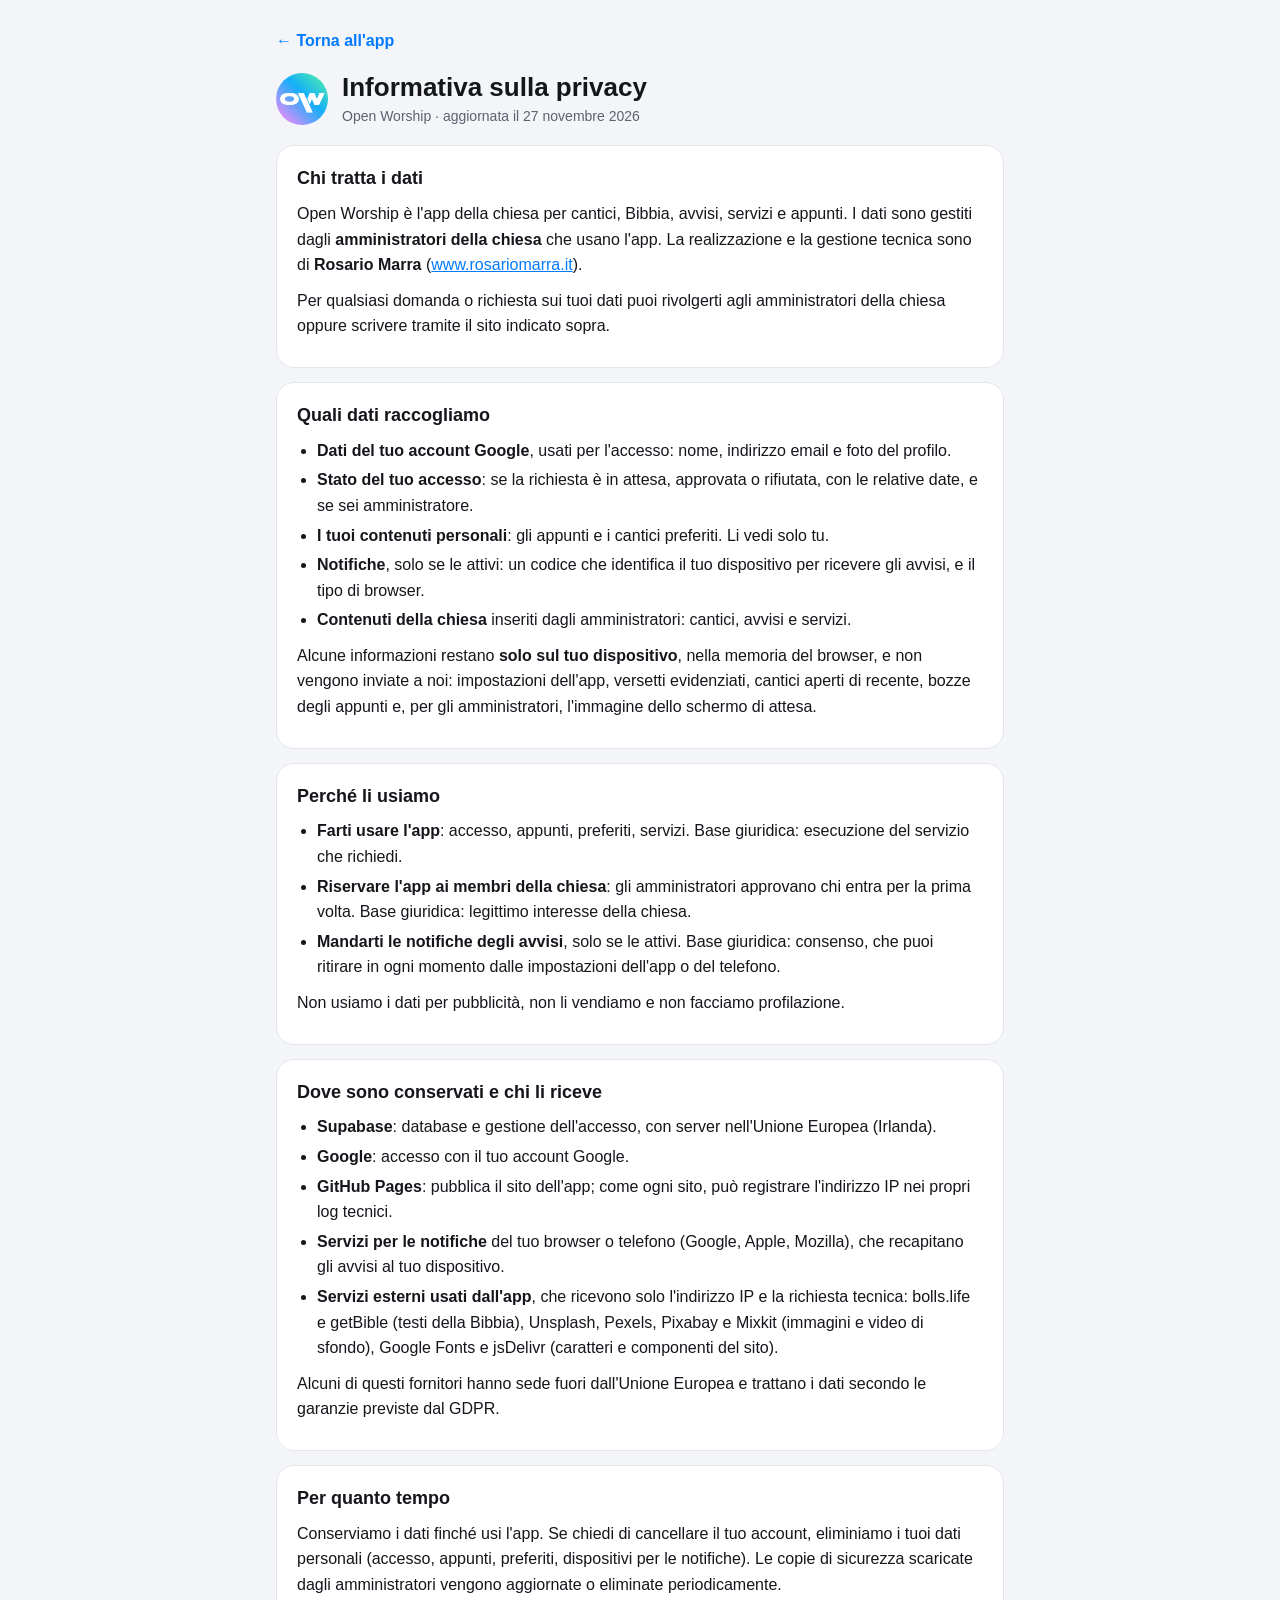
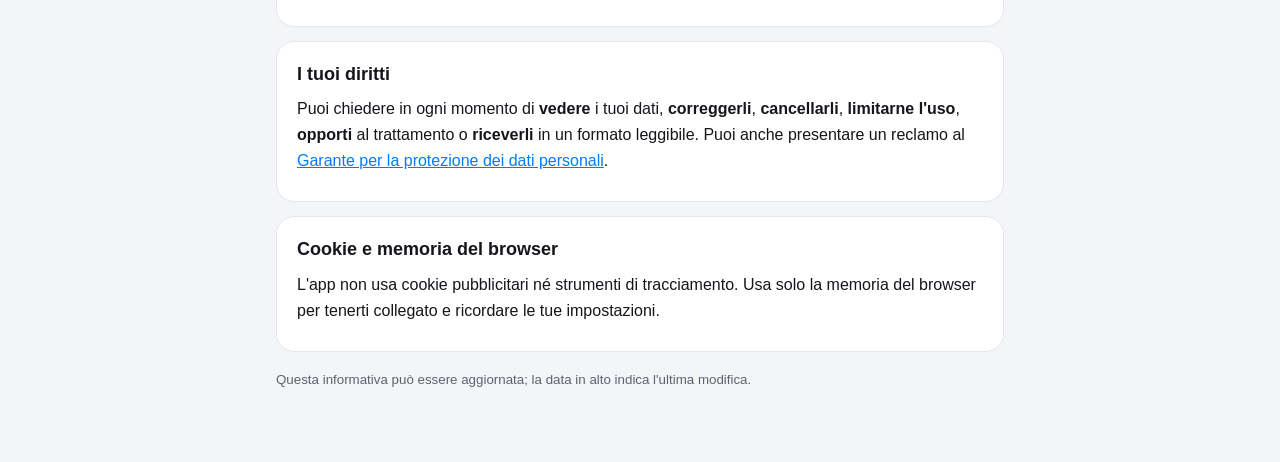
<file: privacy.html>
<!DOCTYPE html>
<html lang="it">
<head>
    <meta charset="UTF-8">
    <meta name="viewport" content="width=device-width, initial-scale=1.0">
    <meta http-equiv="Content-Security-Policy" content="default-src 'self'; style-src 'self' 'unsafe-inline' https://fonts.googleapis.com; font-src https://fonts.gstatic.com; img-src 'self' data:">
    <title>Informativa sulla privacy · Open Worship</title>
    <link rel="icon" href="immagini/icon-192.png">
    <link href="https://fonts.googleapis.com/css2?family=Inter:wght@400;500;600;700&display=swap" rel="stylesheet">
    <style>
        :root {
            --bg: #f4f5f8;
            --card: #ffffff;
            --text: #14161b;
            --muted: #5b6270;
            --border: #e3e6ec;
            --accent: #007aff;
        }
        @media (prefers-color-scheme: dark) {
            :root {
                --bg: #0f1115;
                --card: #181b21;
                --text: #eef0f4;
                --muted: #9aa1ad;
                --border: #2a2e36;
                --accent: #0a84ff;
            }
        }
        * { box-sizing: border-box; }
        body {
            margin: 0;
            background: var(--bg);
            color: var(--text);
            font-family: -apple-system, BlinkMacSystemFont, "Inter", "Segoe UI", Roboto, Arial, sans-serif;
            font-size: 16px;
            line-height: 1.6;
        }
        main {
            max-width: 760px;
            margin: 0 auto;
            padding: 28px 16px 60px;
        }
        header {
            display: flex;
            align-items: center;
            gap: 14px;
            margin-bottom: 18px;
        }
        header img {
            width: 52px;
            height: 52px;
            border-radius: 50%;
        }
        h1 {
            margin: 0;
            font-size: 26px;
            line-height: 1.2;
        }
        .updated {
            margin: 2px 0 0;
            color: var(--muted);
            font-size: 14px;
        }
        .card {
            margin-bottom: 14px;
            padding: 18px 20px;
            border: 1px solid var(--border);
            border-radius: 18px;
            background: var(--card);
        }
        h2 {
            margin: 0 0 8px;
            font-size: 18px;
        }
        p, ul { margin: 0 0 10px; }
        ul { padding-left: 20px; }
        li { margin-bottom: 4px; }
        a { color: var(--accent); }
        .back {
            display: inline-flex;
            align-items: center;
            gap: 6px;
            margin-bottom: 18px;
            color: var(--accent);
            font-weight: 600;
            text-decoration: none;
        }
        small { color: var(--muted); }
    </style>
</head>
<body>
<main>
    <a class="back" href="./">← Torna all'app</a>
    <header>
        <img src="immagini/icon-192.png" alt="">
        <div>
            <h1>Informativa sulla privacy</h1>
            <p class="updated">Open Worship · aggiornata il 27 novembre 2026</p>
        </div>
    </header>

    <section class="card">
        <h2>Chi tratta i dati</h2>
        <p>Open Worship è l'app della chiesa per cantici, Bibbia, avvisi, servizi e appunti. I dati sono gestiti dagli <b>amministratori della chiesa</b> che usano l'app. La realizzazione e la gestione tecnica sono di <b>Rosario Marra</b> (<a href="https://www.rosariomarra.it" target="_blank" rel="noopener">www.rosariomarra.it</a>).</p>
        <p>Per qualsiasi domanda o richiesta sui tuoi dati puoi rivolgerti agli amministratori della chiesa oppure scrivere tramite il sito indicato sopra.</p>
    </section>

    <section class="card">
        <h2>Quali dati raccogliamo</h2>
        <ul>
            <li><b>Dati del tuo account Google</b>, usati per l'accesso: nome, indirizzo email e foto del profilo.</li>
            <li><b>Stato del tuo accesso</b>: se la richiesta è in attesa, approvata o rifiutata, con le relative date, e se sei amministratore.</li>
            <li><b>I tuoi contenuti personali</b>: gli appunti e i cantici preferiti. Li vedi solo tu.</li>
            <li><b>Notifiche</b>, solo se le attivi: un codice che identifica il tuo dispositivo per ricevere gli avvisi, e il tipo di browser.</li>
            <li><b>Contenuti della chiesa</b> inseriti dagli amministratori: cantici, avvisi e servizi.</li>
        </ul>
        <p>Alcune informazioni restano <b>solo sul tuo dispositivo</b>, nella memoria del browser, e non vengono inviate a noi: impostazioni dell'app, versetti evidenziati, cantici aperti di recente, bozze degli appunti e, per gli amministratori, l'immagine dello schermo di attesa.</p>
    </section>

    <section class="card">
        <h2>Perché li usiamo</h2>
        <ul>
            <li><b>Farti usare l'app</b>: accesso, appunti, preferiti, servizi. Base giuridica: esecuzione del servizio che richiedi.</li>
            <li><b>Riservare l'app ai membri della chiesa</b>: gli amministratori approvano chi entra per la prima volta. Base giuridica: legittimo interesse della chiesa.</li>
            <li><b>Mandarti le notifiche degli avvisi</b>, solo se le attivi. Base giuridica: consenso, che puoi ritirare in ogni momento dalle impostazioni dell'app o del telefono.</li>
        </ul>
        <p>Non usiamo i dati per pubblicità, non li vendiamo e non facciamo profilazione.</p>
    </section>

    <section class="card">
        <h2>Dove sono conservati e chi li riceve</h2>
        <ul>
            <li><b>Supabase</b>: database e gestione dell'accesso, con server nell'Unione Europea (Irlanda).</li>
            <li><b>Google</b>: accesso con il tuo account Google.</li>
            <li><b>GitHub Pages</b>: pubblica il sito dell'app; come ogni sito, può registrare l'indirizzo IP nei propri log tecnici.</li>
            <li><b>Servizi per le notifiche</b> del tuo browser o telefono (Google, Apple, Mozilla), che recapitano gli avvisi al tuo dispositivo.</li>
            <li><b>Servizi esterni usati dall'app</b>, che ricevono solo l'indirizzo IP e la richiesta tecnica: bolls.life e getBible (testi della Bibbia), Unsplash, Pexels, Pixabay e Mixkit (immagini e video di sfondo), Google Fonts e jsDelivr (caratteri e componenti del sito).</li>
        </ul>
        <p>Alcuni di questi fornitori hanno sede fuori dall'Unione Europea e trattano i dati secondo le garanzie previste dal GDPR.</p>
    </section>

    <section class="card">
        <h2>Per quanto tempo</h2>
        <p>Conserviamo i dati finché usi l'app. Se chiedi di cancellare il tuo account, eliminiamo i tuoi dati personali (accesso, appunti, preferiti, dispositivi per le notifiche). Le copie di sicurezza scaricate dagli amministratori vengono aggiornate o eliminate periodicamente.</p>
    </section>

    <section class="card">
        <h2>I tuoi diritti</h2>
        <p>Puoi chiedere in ogni momento di <b>vedere</b> i tuoi dati, <b>correggerli</b>, <b>cancellarli</b>, <b>limitarne l'uso</b>, <b>opporti</b> al trattamento o <b>riceverli</b> in un formato leggibile. Puoi anche presentare un reclamo al <a href="https://www.garanteprivacy.it" target="_blank" rel="noopener">Garante per la protezione dei dati personali</a>.</p>
    </section>

    <section class="card">
        <h2>Cookie e memoria del browser</h2>
        <p>L'app non usa cookie pubblicitari né strumenti di tracciamento. Usa solo la memoria del browser per tenerti collegato e ricordare le tue impostazioni.</p>
    </section>

    <p><small>Questa informativa può essere aggiornata; la data in alto indica l'ultima modifica.</small></p>
</main>
</body>
</html>
</file>
